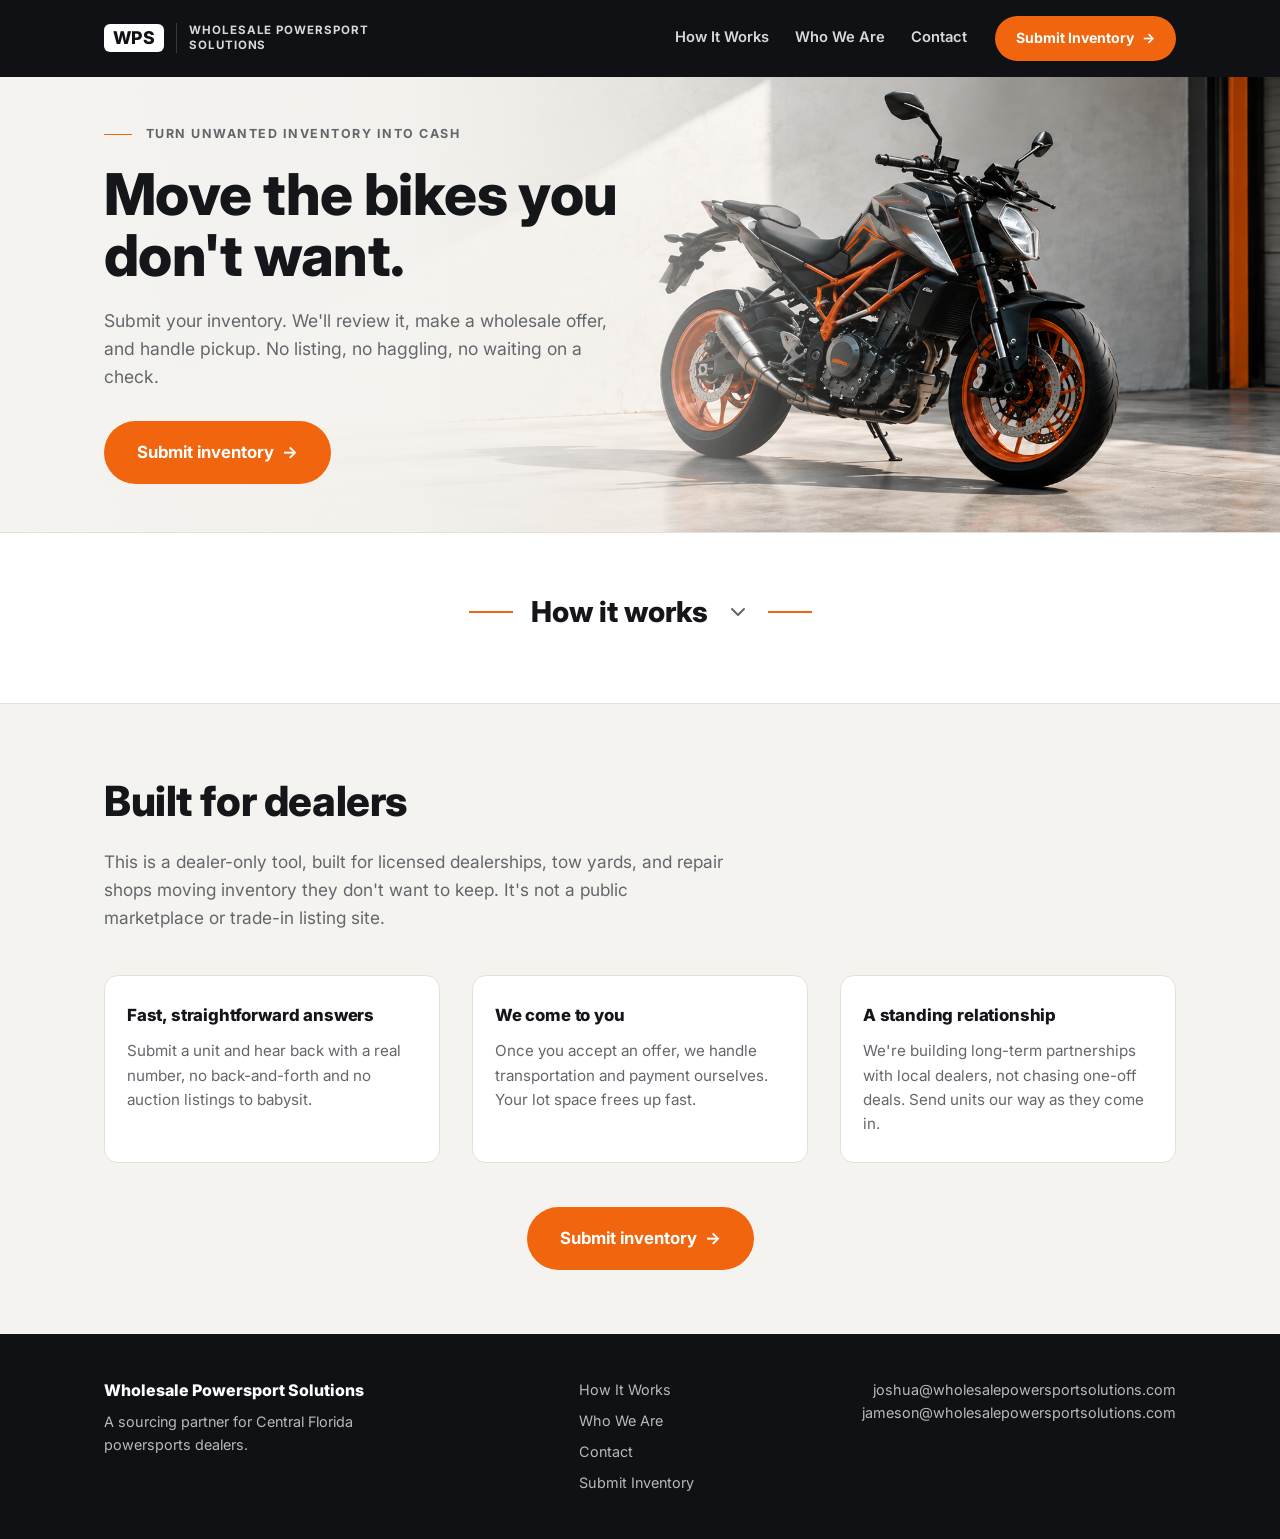
<file: index.html>
<!DOCTYPE html>
<html lang="en">
<head>
<meta charset="UTF-8">
<meta name="viewport" content="width=device-width, initial-scale=1.0">
<title>Wholesale Powersport Solutions | Move the bikes you don't want</title>
<meta name="description" content="The wholesale sourcing partner for powersports dealers. Submit unwanted inventory and trade-ins, get a wholesale quote, and we'll handle pickup and payment.">
<link rel="preconnect" href="https://fonts.googleapis.com">
<link rel="preconnect" href="https://fonts.gstatic.com" crossorigin>
<link href="https://fonts.googleapis.com/css2?family=Inter:wght@400;500;600;700;800&display=swap" rel="stylesheet">
<link rel="stylesheet" href="css/styles.css">
</head>
<body>

<header class="site-header">
  <div class="wrap header-inner">
    <a href="index.html" class="brand">
      <span class="brand-mark" aria-hidden="true">WPS</span>
      <span class="brand-word">Wholesale Powersport<br>Solutions</span>
    </a>
    <nav class="site-nav">
      <a href="how-it-works.html">How It Works</a>
      <a href="who-we-are.html">Who We Are</a>
      <a href="contact.html">Contact</a>
    </nav>
    <a class="btn btn-header" href="quote.html">Submit Inventory <span aria-hidden="true">&rarr;</span></a>
    <button class="nav-toggle" id="nav-toggle" aria-label="Toggle menu" aria-expanded="false">
      <span></span><span></span><span></span>
    </button>
  </div>
  <nav class="mobile-nav" id="mobile-nav" hidden>
    <a href="how-it-works.html">How It Works</a>
    <a href="who-we-are.html">Who We Are</a>
    <a href="contact.html">Contact</a>
    <a class="btn btn-accent" href="quote.html">Submit Inventory &rarr;</a>
  </nav>
</header>

<main>

  <div id="desktop-home">
    <section class="hero">
      <div class="hero-media">
        <img src="images/hero-bike.png" alt="A motorcycle in a well-lit garage">
      </div>
      <div class="hero-scrim"></div>
      <div class="wrap">
        <div class="hero-content">
          <p class="eyebrow align-left">Turn unwanted inventory into cash</p>
          <h1>Move the bikes you don't want.</h1>
          <p class="hero-sub">Submit your inventory. We'll review it, make a wholesale offer, and handle pickup. No listing, no haggling, no waiting on a check.</p>
          <div class="hero-actions">
            <a class="btn btn-accent btn-lg" href="quote.html">Submit inventory <span aria-hidden="true">&rarr;</span></a>
          </div>
        </div>
      </div>
    </section>

    <section class="how" id="how-it-works">
      <div class="wrap">
        <details class="how-details">
          <summary class="how-summary">
            <span class="how-rule" aria-hidden="true"></span>
            <span>How it works</span>
            <svg class="how-chevron" viewBox="0 0 24 24" fill="none" stroke="currentColor" stroke-width="2" stroke-linecap="round" stroke-linejoin="round"><path d="M6 9l6 6 6-6"/></svg>
            <span class="how-rule" aria-hidden="true"></span>
          </summary>
          <div class="how-body">
            <div class="how-grid">
              <div class="how-step">
                <div class="how-icon">
                  <svg viewBox="0 0 24 24" fill="none" stroke="currentColor" stroke-width="1.8" stroke-linecap="round" stroke-linejoin="round"><rect x="3" y="5" width="18" height="14" rx="2"/><circle cx="8.5" cy="10.5" r="1.5"/><path d="M21 15l-5-5-9 9"/></svg>
                  <span class="how-badge">1</span>
                </div>
                <h3>Submit</h3>
                <p>Tell us what you've got. Upload a few photos.</p>
              </div>
              <div class="how-step">
                <div class="how-icon">
                  <svg viewBox="0 0 24 24" fill="none" stroke="currentColor" stroke-width="1.8" stroke-linecap="round" stroke-linejoin="round"><path d="M7 3h7l4 4v14a1 1 0 0 1-1 1H7a1 1 0 0 1-1-1V4a1 1 0 0 1 1-1z"/><path d="M9 12h6M9 16h4"/></svg>
                  <span class="how-badge">2</span>
                </div>
                <h3>Get an offer</h3>
                <p>We review the unit and send you a wholesale offer.</p>
              </div>
              <div class="how-step">
                <div class="how-icon">
                  <svg viewBox="0 0 24 24" fill="none" stroke="currentColor" stroke-width="1.8" stroke-linecap="round" stroke-linejoin="round"><path d="M2 8h11v8H2zM13 11h4l3 3v2h-7z"/><circle cx="6.5" cy="18" r="1.6"/><circle cx="16.5" cy="18" r="1.6"/></svg>
                  <span class="how-badge">3</span>
                </div>
                <h3>We pick up &amp; pay</h3>
                <p>You accept. We handle the rest.</p>
              </div>
            </div>
            <p class="eyebrow how-tagline">No listing. No haggling. No waiting.</p>
          </div>
        </details>
      </div>
    </section>

    <section class="section">
      <div class="wrap">
        <div class="section-head">
          <h2>Built for dealers</h2>
          <p>This is a dealer-only tool, built for licensed dealerships, tow yards, and repair shops moving inventory they don't want to keep. It's not a public marketplace or trade-in listing site.</p>
        </div>
        <div class="value-grid">
          <div class="value-card">
            <h3>Fast, straightforward answers</h3>
            <p>Submit a unit and hear back with a real number, no back-and-forth and no auction listings to babysit.</p>
          </div>
          <div class="value-card">
            <h3>We come to you</h3>
            <p>Once you accept an offer, we handle transportation and payment ourselves. Your lot space frees up fast.</p>
          </div>
          <div class="value-card">
            <h3>A standing relationship</h3>
            <p>We're building long-term partnerships with local dealers, not chasing one-off deals. Send units our way as they come in.</p>
          </div>
        </div>
        <div class="hero-actions" style="margin-top:44px; justify-content:center;">
          <a class="btn btn-accent btn-lg" href="quote.html">Submit inventory <span aria-hidden="true">&rarr;</span></a>
        </div>
      </div>
    </section>
  </div>

  <div id="mobile-home">
    <div class="mhero-card">
      <img src="images/hero-bike.png" alt="A motorcycle in a well-lit garage">
      <div class="mhero-card-scrim"></div>
      <div class="mhero-card-content">
        <h1>Move the bikes you don't want.</h1>
        <a class="mhero-card-cta" href="quote.html">Submit inventory <span aria-hidden="true">&rarr;</span></a>
      </div>
    </div>

    <div class="mhero-below wrap">
      <p>Submit your inventory. We'll review it, make a wholesale offer, and handle pickup. Want to know more about the process?</p>
      <a class="btn btn-secondary-accent" href="how-it-works.html">How it works</a>
    </div>

    <section class="mdealers wrap">
      <h2>Built for dealers</h2>
      <p>This is a dealer-only tool, built for licensed dealerships, tow yards, and repair shops moving inventory they don't want to keep. It's not a public marketplace or trade-in listing site.</p>

      <div class="mvalue-accordion">
        <details class="mvalue-item">
          <summary>
            <span>Fast, straightforward answers</span>
            <svg class="mv-chevron" viewBox="0 0 24 24" fill="none" stroke="currentColor" stroke-width="2" stroke-linecap="round" stroke-linejoin="round"><path d="M6 9l6 6 6-6"/></svg>
          </summary>
          <p>Submit a unit and hear back with a real number, no back-and-forth and no auction listings to babysit.</p>
        </details>
        <details class="mvalue-item">
          <summary>
            <span>We come to you</span>
            <svg class="mv-chevron" viewBox="0 0 24 24" fill="none" stroke="currentColor" stroke-width="2" stroke-linecap="round" stroke-linejoin="round"><path d="M6 9l6 6 6-6"/></svg>
          </summary>
          <p>Once you accept an offer, we handle transportation and payment ourselves. Your lot space frees up fast.</p>
        </details>
        <details class="mvalue-item">
          <summary>
            <span>A standing relationship</span>
            <svg class="mv-chevron" viewBox="0 0 24 24" fill="none" stroke="currentColor" stroke-width="2" stroke-linecap="round" stroke-linejoin="round"><path d="M6 9l6 6 6-6"/></svg>
          </summary>
          <p>We're building long-term partnerships with local dealers, not chasing one-off deals. Send units our way as they come in.</p>
        </details>
      </div>
    </section>
  </div>

</main>

<footer class="site-footer">
  <div class="wrap footer-inner">
    <div>
      <p class="footer-brand">Wholesale Powersport Solutions</p>
      <p class="footer-tag">A sourcing partner for Central Florida powersports dealers.</p>
    </div>
    <nav class="footer-links">
      <a href="how-it-works.html">How It Works</a>
      <a href="who-we-are.html">Who We Are</a>
      <a href="contact.html">Contact</a>
      <a href="quote.html">Submit Inventory</a>
    </nav>
    <div class="footer-contact">
      <p><a href="mailto:joshua@wholesalepowersportsolutions.com">joshua@wholesalepowersportsolutions.com</a></p>
      <p><a href="mailto:jameson@wholesalepowersportsolutions.com">jameson@wholesalepowersportsolutions.com</a></p>
    </div>
  </div>
</footer>

<script src="js/main.js"></script>
</body>
</html>
</file>
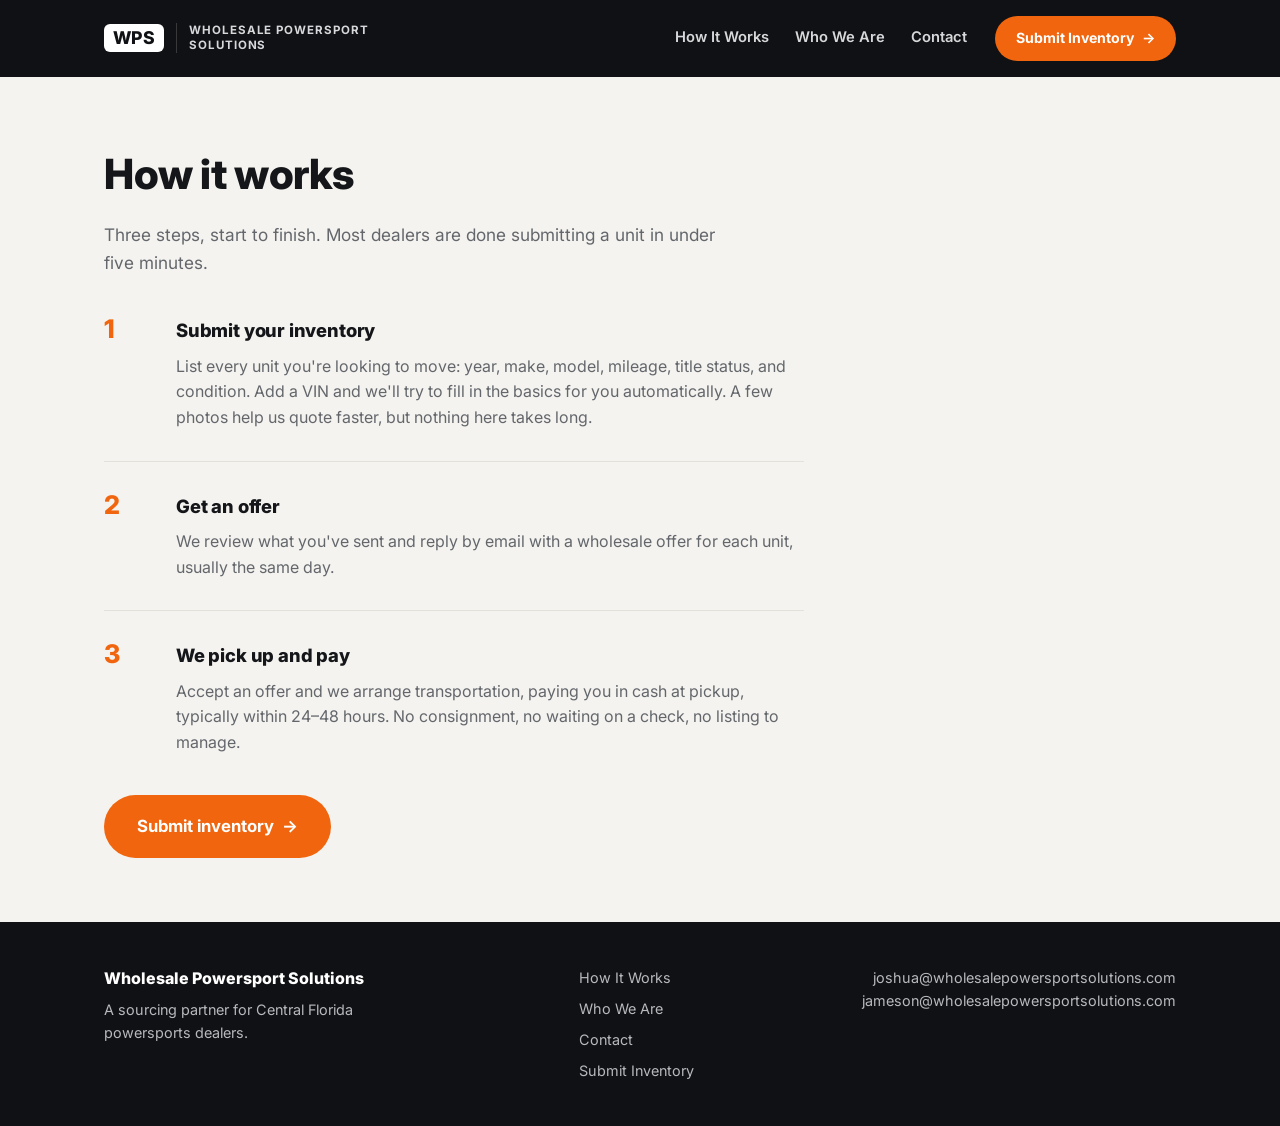
<file: how-it-works.html>
<!DOCTYPE html>
<html lang="en">
<head>
<meta charset="UTF-8">
<meta name="viewport" content="width=device-width, initial-scale=1.0">
<title>How It Works | Wholesale Powersport Solutions</title>
<meta name="description" content="How Wholesale Powersport Solutions works: submit your inventory, get a wholesale offer, and we handle pickup and payment.">
<link rel="preconnect" href="https://fonts.googleapis.com">
<link rel="preconnect" href="https://fonts.gstatic.com" crossorigin>
<link href="https://fonts.googleapis.com/css2?family=Inter:wght@400;500;600;700;800&display=swap" rel="stylesheet">
<link rel="stylesheet" href="css/styles.css">
</head>
<body>

<header class="site-header">
  <div class="wrap header-inner">
    <a href="index.html" class="brand">
      <span class="brand-mark" aria-hidden="true">WPS</span>
      <span class="brand-word">Wholesale Powersport<br>Solutions</span>
    </a>
    <nav class="site-nav">
      <a href="how-it-works.html">How It Works</a>
      <a href="who-we-are.html">Who We Are</a>
      <a href="contact.html">Contact</a>
    </nav>
    <a class="btn btn-header" href="quote.html">Submit Inventory <span aria-hidden="true">&rarr;</span></a>
    <button class="nav-toggle" id="nav-toggle" aria-label="Toggle menu" aria-expanded="false">
      <span></span><span></span><span></span>
    </button>
  </div>
  <nav class="mobile-nav" id="mobile-nav" hidden>
    <a href="how-it-works.html">How It Works</a>
    <a href="who-we-are.html">Who We Are</a>
    <a href="contact.html">Contact</a>
    <a class="btn btn-accent" href="quote.html">Submit Inventory &rarr;</a>
  </nav>
</header>

<main>
  <section class="section">
    <div class="wrap">
      <div class="section-head">
        <h1>How it works</h1>
        <p>Three steps, start to finish. Most dealers are done submitting a unit in under five minutes.</p>
      </div>

      <ol class="detail-steps">
        <li class="detail-step">
          <span class="detail-num">1</span>
          <div>
            <h3>Submit your inventory</h3>
            <p>List every unit you're looking to move: year, make, model, mileage, title status, and condition. Add a VIN and we'll try to fill in the basics for you automatically. A few photos help us quote faster, but nothing here takes long.</p>
          </div>
        </li>
        <li class="detail-step">
          <span class="detail-num">2</span>
          <div>
            <h3>Get an offer</h3>
            <p>We review what you've sent and reply by email with a wholesale offer for each unit, usually the same day.</p>
          </div>
        </li>
        <li class="detail-step">
          <span class="detail-num">3</span>
          <div>
            <h3>We pick up and pay</h3>
            <p>Accept an offer and we arrange transportation, paying you in cash at pickup, typically within 24&ndash;48 hours. No consignment, no waiting on a check, no listing to manage.</p>
          </div>
        </li>
      </ol>

      <div class="hero-actions" style="margin-top:40px;">
        <a class="btn btn-accent btn-lg" href="quote.html">Submit inventory <span aria-hidden="true">&rarr;</span></a>
      </div>
    </div>
  </section>
</main>

<footer class="site-footer">
  <div class="wrap footer-inner">
    <div>
      <p class="footer-brand">Wholesale Powersport Solutions</p>
      <p class="footer-tag">A sourcing partner for Central Florida powersports dealers.</p>
    </div>
    <nav class="footer-links">
      <a href="how-it-works.html">How It Works</a>
      <a href="who-we-are.html">Who We Are</a>
      <a href="contact.html">Contact</a>
      <a href="quote.html">Submit Inventory</a>
    </nav>
    <div class="footer-contact">
      <p><a href="mailto:joshua@wholesalepowersportsolutions.com">joshua@wholesalepowersportsolutions.com</a></p>
      <p><a href="mailto:jameson@wholesalepowersportsolutions.com">jameson@wholesalepowersportsolutions.com</a></p>
    </div>
  </div>
</footer>

<script src="js/main.js"></script>
</body>
</html>
</file>
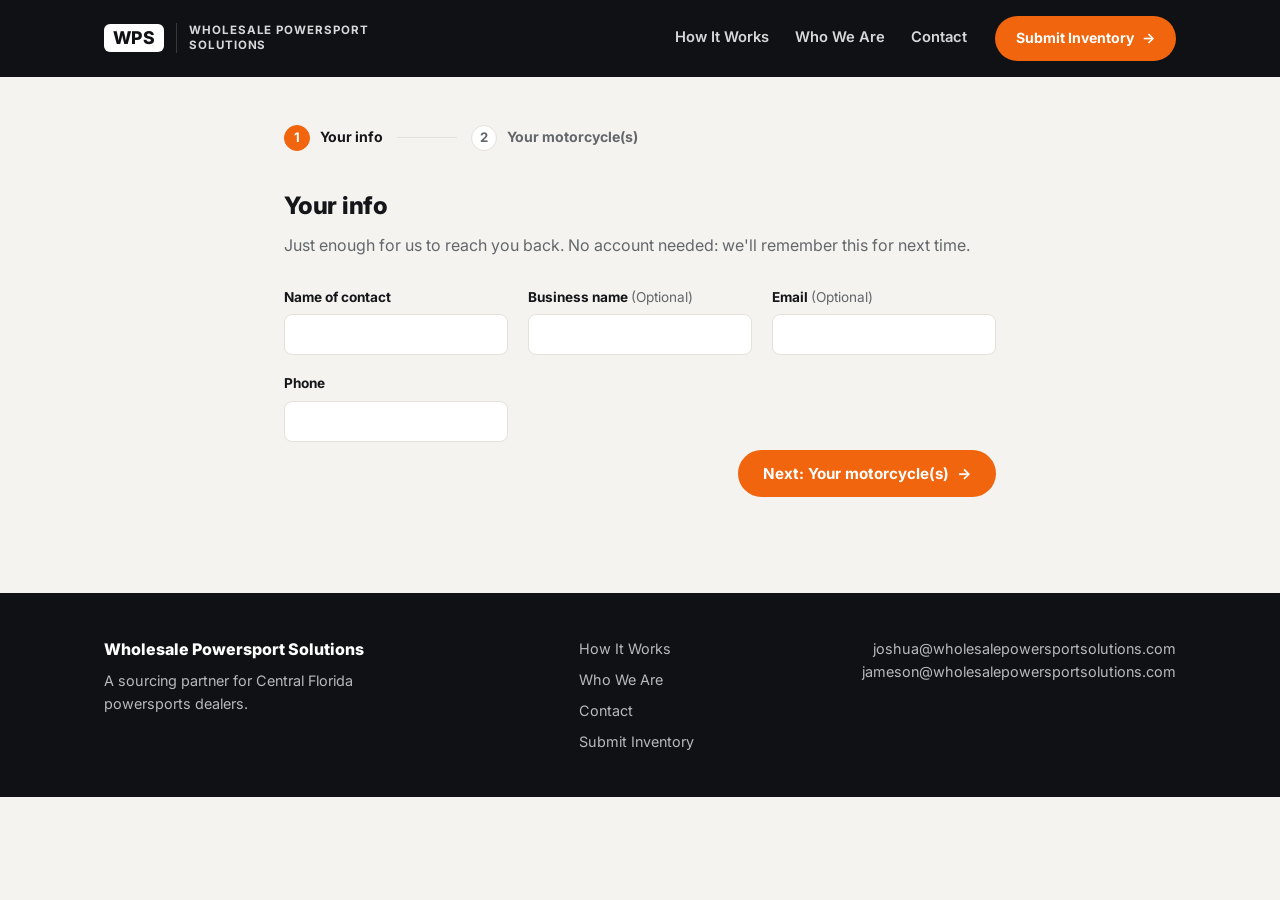
<file: quote.html>
<!DOCTYPE html>
<html lang="en">
<head>
<meta charset="UTF-8">
<meta name="viewport" content="width=device-width, initial-scale=1.0">
<title>Submit Inventory | Wholesale Powersport Solutions</title>
<meta name="description" content="Submit your motorcycle inventory to Wholesale Powersport Solutions and get a wholesale offer.">
<link rel="preconnect" href="https://fonts.googleapis.com">
<link rel="preconnect" href="https://fonts.gstatic.com" crossorigin>
<link href="https://fonts.googleapis.com/css2?family=Inter:wght@400;500;600;700;800&display=swap" rel="stylesheet">
<link rel="stylesheet" href="css/styles.css">
</head>
<body>

<header class="site-header">
  <div class="wrap header-inner">
    <a href="index.html" class="brand">
      <span class="brand-mark" aria-hidden="true">WPS</span>
      <span class="brand-word">Wholesale Powersport<br>Solutions</span>
    </a>
    <nav class="site-nav">
      <a href="how-it-works.html">How It Works</a>
      <a href="who-we-are.html">Who We Are</a>
      <a href="contact.html">Contact</a>
    </nav>
    <a class="btn btn-header" href="quote.html">Submit Inventory <span aria-hidden="true">&rarr;</span></a>
    <button class="nav-toggle" id="nav-toggle" aria-label="Toggle menu" aria-expanded="false">
      <span></span><span></span><span></span>
    </button>
  </div>
  <nav class="mobile-nav" id="mobile-nav" hidden>
    <a href="how-it-works.html">How It Works</a>
    <a href="who-we-are.html">Who We Are</a>
    <a href="contact.html">Contact</a>
    <a class="btn btn-accent" href="quote.html">Submit Inventory &rarr;</a>
  </nav>
</header>

<main class="quote-page">
  <div class="wrap quote-wrap">

    <div class="quote-progress">
      <div class="progress-step active" data-step="1"><span class="progress-num">1</span> Your info</div>
      <div class="progress-line"></div>
      <div class="progress-step" data-step="2"><span class="progress-num">2</span> Your motorcycle(s)</div>
    </div>

    <p class="form-success-banner" id="submission-success" hidden>Thanks! Your submission is in. We'll follow up shortly with an offer.</p>

    <form id="quote-form" class="quote-form" method="POST"
          action="https://formsubmit.co/tprshippingstation@gmail.com"
          enctype="multipart/form-data" novalidate>

      <input type="hidden" name="_subject" id="form-subject" value="New quote request">
      <input type="hidden" name="_template" value="table">
      <input type="hidden" name="_captcha" value="false">
      <input type="hidden" name="_next" id="form-next" value="">
      <input type="text" name="_honey" style="display:none" tabindex="-1" autocomplete="off">

      <section class="quote-step" data-step="1">
        <h2>Your info</h2>
        <p class="step-sub">Just enough for us to reach you back. No account needed: we'll remember this for next time.</p>

        <div class="field-grid">
          <div class="field">
            <label for="q_name">Name of contact</label>
            <input type="text" id="q_name" name="Name" required autocomplete="name">
          </div>
          <div class="field">
            <label for="q_business">Business name <span class="field-note">(Optional)</span></label>
            <input type="text" id="q_business" name="Business name" autocomplete="organization">
          </div>
          <div class="field">
            <label for="q_email">Email <span class="field-note">(Optional)</span></label>
            <input type="email" id="q_email" name="email" autocomplete="email">
          </div>
          <div class="field">
            <label for="q_phone">Phone</label>
            <input type="tel" id="q_phone" name="Phone" required autocomplete="tel">
          </div>
        </div>

        <div class="form-nav">
          <span></span>
          <button type="button" class="btn btn-accent" id="to-step-2">Next: Your motorcycle(s) <span aria-hidden="true">&rarr;</span></button>
        </div>
      </section>

      <section class="quote-step" data-step="2" hidden>
        <h2>Your motorcycle(s)</h2>
        <p class="step-sub">Add every unit you're looking to move. There's no limit on how many.</p>

        <div id="bikes-container"></div>

        <button type="button" id="add-bike" class="btn btn-ghost btn-add">+ Add another motorcycle</button>

        <fieldset class="panel">
          <legend>Anything else?</legend>
          <div class="field field-full">
            <label for="extra_notes">Notes for our team (optional)</label>
            <textarea id="extra_notes" name="Additional notes" rows="3"></textarea>
          </div>
        </fieldset>

        <div class="form-nav">
          <button type="button" class="btn btn-ghost" id="back-to-step-1">&larr; Back</button>
          <button type="submit" class="btn btn-accent btn-submit">Submit for a quote</button>
        </div>
        <p class="form-status" id="form-status" role="status" aria-live="polite"></p>
      </section>
    </form>
  </div>
</main>

<footer class="site-footer">
  <div class="wrap footer-inner">
    <div>
      <p class="footer-brand">Wholesale Powersport Solutions</p>
      <p class="footer-tag">A sourcing partner for Central Florida powersports dealers.</p>
    </div>
    <nav class="footer-links">
      <a href="how-it-works.html">How It Works</a>
      <a href="who-we-are.html">Who We Are</a>
      <a href="contact.html">Contact</a>
      <a href="quote.html">Submit Inventory</a>
    </nav>
    <div class="footer-contact">
      <p><a href="mailto:joshua@wholesalepowersportsolutions.com">joshua@wholesalepowersportsolutions.com</a></p>
      <p><a href="mailto:jameson@wholesalepowersportsolutions.com">jameson@wholesalepowersportsolutions.com</a></p>
    </div>
  </div>
</footer>

<template id="bike-template">
  <fieldset class="panel bike-panel">
    <legend>Motorcycle <span class="bike-index">1</span></legend>
    <button type="button" class="remove-bike" aria-label="Remove this motorcycle">Remove</button>

    <div class="vin-row">
      <div class="field">
        <label>VIN <span class="optional">(optional, but speeds things up)</span></label>
        <input type="text" class="bike-vin" name="VIN[]" placeholder="17-character VIN" maxlength="17">
      </div>
      <button type="button" class="btn btn-accent btn-decode decode-vin">Decode VIN</button>
    </div>
    <p class="field-hint vin-hint"></p>

    <div class="field-grid">
      <div class="field field-small">
        <label>Year</label>
        <input type="text" class="bike-year" name="Year[]" inputmode="numeric" placeholder="2018" required>
      </div>
      <div class="field">
        <label>Make</label>
        <input type="text" class="bike-make" name="Make[]" placeholder="Harley-Davidson" required>
      </div>
      <div class="field">
        <label>Model</label>
        <input type="text" class="bike-model" name="Model[]" placeholder="Street Glide" required>
      </div>
      <div class="field field-small">
        <label>Mileage</label>
        <input type="text" class="bike-mileage" name="Mileage[]" inputmode="numeric" placeholder="24,500" required>
      </div>
      <div class="field">
        <label>Title status</label>
        <select class="bike-title" name="Title status[]" required>
          <option value="" disabled selected>Select one</option>
          <option>Clean in hand</option>
          <option>Clean with lien</option>
          <option>Clean in transit</option>
          <option>Salvage</option>
          <option>COD</option>
        </select>
      </div>
      <div class="field">
        <label>Condition</label>
        <select class="bike-condition" name="Condition[]" required>
          <option value="" disabled selected>Select one</option>
          <option>Front line ready</option>
          <option>Runs but with issues</option>
          <option>Non-running</option>
          <option>Parts/salvage only</option>
        </select>
      </div>
      <div class="field field-small">
        <label>Asking price</label>
        <input type="number" class="bike-price" name="Asking price[]" inputmode="numeric" placeholder="$" min="0" required>
      </div>
      <div class="field field-full">
        <label>Notes <span class="optional">(optional)</span></label>
        <input type="text" class="bike-notes" name="Notes[]" placeholder="Damage, missing parts, anything we should know">
      </div>
      <div class="field field-full">
        <label>Photos <span class="field-note">(up to 4 images)</span></label>
        <input type="file" class="bike-photos" accept="image/*" multiple required>
        <p class="field-hint photo-hint">A few clear shots of this bike help us quote faster.</p>
      </div>
    </div>
  </fieldset>
</template>

<script src="js/main.js"></script>
<script src="js/quote.js"></script>
</body>
</html>
</file>
<file: css/styles.css>
/* ---------------------------------------------
   Tokens
--------------------------------------------- */
:root{
  --bg: #F5F3EF;
  --bg-alt: #FFFFFF;
  --header-bg: #101114;
  --ink: #14161A;
  --muted: #63676C;
  --line: #E4E1DA;
  --line-on-dark: rgba(245,243,239,0.18);
  --accent: #F0650D;
  --accent-dark: #C94F09;
  --accent-tint: #FDEDE3;
  --success: #2E7D4F;
  --success-tint: #E7F3EC;

  --font: 'Inter', sans-serif;

  --radius-sm: 8px;
  --radius-md: 14px;
  --radius-pill: 999px;

  --shadow-card: 0 1px 2px rgba(20,22,26,0.04), 0 8px 24px rgba(20,22,26,0.06);
}

*{ box-sizing: border-box; }
html{ scroll-behavior: smooth; }
body{
  margin: 0;
  font-family: var(--font);
  background: var(--bg);
  color: var(--ink);
  line-height: 1.6;
  -webkit-font-smoothing: antialiased;
}
h1,h2,h3{
  font-family: var(--font);
  font-weight: 800;
  letter-spacing: -0.01em;
  margin: 0;
}
p{ margin: 0; }
a{ color: inherit; }
.wrap{
  max-width: 1120px;
  margin: 0 auto;
  padding: 0 24px;
}
img{ max-width: 100%; display: block; }

:focus-visible{
  outline: 2px solid var(--accent);
  outline-offset: 2px;
}

@media (prefers-reduced-motion: reduce){
  html{ scroll-behavior: auto; }
  *{ animation-duration: 0.01ms !important; transition-duration: 0.01ms !important; }
}

/* ---------------------------------------------
   Eyebrow labels (small caps + flanking rules)
--------------------------------------------- */
.eyebrow{
  display: flex;
  align-items: center;
  justify-content: center;
  gap: 14px;
  font-size: 0.78rem;
  font-weight: 700;
  letter-spacing: 0.12em;
  text-transform: uppercase;
  color: var(--muted);
}
.eyebrow::before,
.eyebrow::after{
  content: "";
  width: 28px;
  height: 1.5px;
  background: var(--accent);
}
.eyebrow.align-left{ justify-content: flex-start; }
.eyebrow.align-left::after{ display: none; }

/* ---------------------------------------------
   Buttons
--------------------------------------------- */
.btn{
  display: inline-flex;
  align-items: center;
  gap: 8px;
  font-family: var(--font);
  font-weight: 700;
  font-size: 0.95rem;
  padding: 13px 24px;
  border-radius: var(--radius-pill);
  border: 1.5px solid transparent;
  text-decoration: none;
  cursor: pointer;
  transition: background-color .15s ease, border-color .15s ease, color .15s ease, transform .1s ease;
  white-space: nowrap;
}
.btn:active{ transform: translateY(1px); }
.btn-accent{
  background: var(--accent);
  color: #fff;
}
.btn-accent:hover{ background: var(--accent-dark); }
.btn-ghost{
  background: transparent;
  border-color: var(--line);
  color: var(--ink);
}
.btn-ghost:hover{ border-color: var(--ink); }
.btn-header{
  background: var(--accent);
  color: #fff;
  padding: 10px 20px;
  font-size: 0.88rem;
}
.btn-header:hover{ background: var(--accent-dark); }
.btn-submit{ font-size: 1.02rem; padding: 15px 30px; }
.btn-submit:disabled{ background: #B9BCC0; cursor: not-allowed; }
.btn-block{ width: 100%; justify-content: center; }

.btn-lg{
  padding: 17px 32px;
  font-size: 1.05rem;
}

/* ---------------------------------------------
   Header
--------------------------------------------- */
.site-header{
  background: var(--header-bg);
  color: #fff;
  position: sticky;
  top: 0;
  z-index: 40;
}
.header-inner{
  display: flex;
  align-items: center;
  gap: 28px;
  padding-top: 16px;
  padding-bottom: 16px;
}
.brand{
  display: flex;
  align-items: center;
  gap: 12px;
  text-decoration: none;
  color: #fff;
  margin-right: auto;
}
.brand-mark{
  font-weight: 800;
  font-size: 1.1rem;
  letter-spacing: 0.02em;
  background: #fff;
  color: var(--header-bg);
  padding: 5px 9px;
  border-radius: 6px;
  line-height: 1;
}
.brand-word{
  font-size: 0.72rem;
  font-weight: 700;
  letter-spacing: 0.08em;
  text-transform: uppercase;
  line-height: 1.3;
  color: #D7D8DA;
  border-left: 1px solid var(--line-on-dark);
  padding-left: 12px;
}
.site-nav{
  display: flex;
  align-items: center;
  gap: 26px;
}
.site-nav a{
  text-decoration: none;
  font-size: 0.92rem;
  font-weight: 600;
  color: #D7D8DA;
  transition: color .15s ease;
}
.site-nav a:hover{ color: #fff; }
.nav-toggle{
  display: none;
  background: none;
  border: none;
  padding: 6px;
  cursor: pointer;
}
.nav-toggle span{
  display: block;
  width: 22px;
  height: 2px;
  background: #fff;
  margin: 4px 0;
}
.mobile-nav{
  display: none;
  flex-direction: column;
  gap: 4px;
  padding: 8px 24px 20px;
  border-top: 1px solid var(--line-on-dark);
}
.mobile-nav a{
  color: #fff;
  text-decoration: none;
  font-weight: 600;
  padding: 12px 0;
  border-bottom: 1px solid var(--line-on-dark);
}
.mobile-nav .btn{ margin-top: 12px; }

@media (max-width: 860px){
  .site-nav, .header-inner > .btn-header{ display: none; }
  .nav-toggle{ display: block; }
  .mobile-nav.open{ display: flex; }
}

/* ---------------------------------------------
   Hero (full-bleed photo with overlaid text)
--------------------------------------------- */
.hero{
  position: relative;
  overflow: hidden;
  aspect-ratio: 2103 / 748;
  min-height: 420px;
  display: flex;
  align-items: center;
}
.hero .wrap{
  width: 100%;
}
.hero-media{
  position: absolute;
  inset: 0;
  z-index: 0;
}
.hero-media img{
  width: 100%;
  height: 100%;
  object-fit: cover;
  object-position: 78% top;
}
.hero-scrim{
  position: absolute;
  inset: 0;
  background: linear-gradient(90deg,
    var(--bg) 0%,
    rgba(245,243,239,0.94) 32%,
    rgba(245,243,239,0.55) 50%,
    rgba(245,243,239,0.08) 66%,
    rgba(245,243,239,0) 78%);
}
.hero-content{
  position: relative;
  z-index: 2;
  padding: 64px 0;
  max-width: 620px;
}
.hero-content .eyebrow{ margin-bottom: 20px; }
.hero h1{
  font-size: clamp(2.3rem, 4.6vw, 3.6rem);
  line-height: 1.06;
}
.hero-sub{
  display: block;
  margin-top: 20px;
  max-width: 46ch;
  font-size: 1.1rem;
  color: var(--muted);
}
.hero-actions{
  margin-top: 30px;
  display: flex;
  gap: 14px;
  flex-wrap: wrap;
}

@media (max-width: 880px){
  #desktop-home{ display: none; }
}

/* ---------------------------------------------
   Mobile-only home page — entirely separate
   markup from desktop, hidden above 880px.
--------------------------------------------- */
#mobile-home{ display: none; }

@media (max-width: 880px){
  #mobile-home{ display: block; }
}

/* Hero: photo card with headline + button overlaid directly on it */
.mhero-card{
  position: relative;
  margin: 0;
  overflow: hidden;
  aspect-ratio: 5 / 4;
}
.mhero-card img{
  width: 100%;
  height: 100%;
  object-fit: cover;
  object-position: 74% center;
  display: block;
}
.mhero-card-scrim{
  position: absolute;
  inset: 0;
  background: linear-gradient(180deg, rgba(16,17,20,0) 40%, rgba(16,17,20,0.82) 100%);
}
.mhero-card-content{
  position: absolute;
  left: 0; right: 0; bottom: 0;
  padding: 24px 20px 26px;
  text-align: center;
}
.mhero-card-content h1{
  color: #fff;
  font-size: 1.4rem;
  line-height: 1.2;
  margin-bottom: 14px;
}
.mhero-card-cta{
  display: inline-flex;
  align-items: center;
  gap: 6px;
  padding: 10px 18px;
  border-radius: var(--radius-pill);
  background: var(--accent);
  color: #fff;
  font-weight: 700;
  font-size: 0.85rem;
  text-decoration: none;
}
.mhero-card-cta:active{ background: var(--accent-dark); }

/* Secondary button: white background, orange text/border — for
   the "How it works" link, distinct from the primary accent CTA */
.btn-secondary-accent{
  background: #fff;
  color: var(--accent);
  border: 1.5px solid var(--accent);
}
.btn-secondary-accent:active{ background: var(--accent-tint); }

/* Below the photo: short blurb + a real link to the How It Works page */
.mhero-below{
  padding: 22px 20px 8px;
}
.mhero-below p{
  color: var(--muted);
  font-size: 0.98rem;
  margin-bottom: 18px;
}
.mhero-below .btn{ width: 100%; justify-content: center; }

/* Built for dealers + collapsible value props */
.mdealers{ padding: 32px 20px 48px; }
.mdealers h2{ font-size: 1.5rem; margin-bottom: 12px; }
.mdealers > p{ color: var(--muted); font-size: 0.98rem; margin-bottom: 28px; }

.mvalue-accordion{ border-top: 1px solid var(--line); }
.mvalue-item{ border-bottom: 1px solid var(--line); }
.mvalue-item summary{
  list-style: none;
  display: flex;
  align-items: center;
  justify-content: space-between;
  gap: 12px;
  padding: 16px 0;
  font-weight: 700;
  font-size: 1rem;
  cursor: pointer;
}
.mvalue-item summary::-webkit-details-marker{ display: none; }
.mv-chevron{
  width: 18px;
  height: 18px;
  flex-shrink: 0;
  color: var(--muted);
  transition: transform .2s ease;
}
.mvalue-item[open] .mv-chevron{ transform: rotate(180deg); }
.mvalue-item p{
  padding: 0 0 18px;
  color: var(--muted);
  font-size: 0.92rem;
}

/* ---------------------------------------------
   Header
--------------------------------------------- */
.how{
  background: var(--bg-alt);
  padding: 44px 0 56px;
  border-top: 1px solid var(--line);
  border-bottom: 1px solid var(--line);
}
.how-details{ }
.how-summary{
  display: flex;
  align-items: center;
  justify-content: center;
  gap: 18px;
  cursor: pointer;
  list-style: none;
  padding: 12px 0;
  font-size: clamp(1.4rem, 2.6vw, 1.8rem);
  font-weight: 800;
}
.how-rule{
  flex: 0 0 auto;
  width: 44px;
  height: 2px;
  background: var(--accent);
}
.how-summary::-webkit-details-marker{ display: none; }
.how-summary::marker{ content: ""; }
.how-chevron{
  width: 24px;
  height: 24px;
  flex-shrink: 0;
  color: var(--muted);
  transition: transform .2s ease;
}
.how-details[open] .how-chevron{ transform: rotate(180deg); }
.how-body{ padding-top: 20px; }
.how-body .eyebrow{ margin-bottom: 36px; }
.how-grid{
  display: grid;
  grid-template-columns: repeat(3, 1fr);
  gap: 20px;
  position: relative;
}
.how-step{
  text-align: center;
  padding: 0 12px;
}
.how-icon{
  position: relative;
  width: 76px;
  height: 76px;
  margin: 0 auto 18px;
  border-radius: 50%;
  background: #F0EEE9;
  display: flex;
  align-items: center;
  justify-content: center;
}
.how-icon svg{ width: 30px; height: 30px; color: var(--ink); }
.how-badge{
  position: absolute;
  bottom: -4px;
  right: -4px;
  width: 24px;
  height: 24px;
  border-radius: 50%;
  background: var(--accent);
  color: #fff;
  font-size: 0.78rem;
  font-weight: 700;
  display: flex;
  align-items: center;
  justify-content: center;
}
.how-step h3{ font-size: 1.1rem; margin-bottom: 8px; }
.how-step p{ color: var(--muted); font-size: 0.95rem; max-width: 26ch; margin: 0 auto; }

.how-tagline{
  margin-top: 44px;
  text-align: center;
}

@media (max-width: 760px){
  .how-grid{ grid-template-columns: 1fr; gap: 26px; }
  .how-icon{ width: 56px; height: 56px; margin-bottom: 12px; }
  .how-icon svg{ width: 22px; height: 22px; }
  .how-badge{ width: 20px; height: 20px; font-size: 0.7rem; }
  .how-step h3{ font-size: 1.02rem; margin-bottom: 4px; }
  .how-step p{ font-size: 0.9rem; max-width: none; }
  .how-tagline{ margin-top: 30px; }
}

/* ---------------------------------------------
   Generic content sections (about, contact, how-it-works detail page)
--------------------------------------------- */
.section{ padding: 64px 0; }
.section-alt{ background: var(--bg-alt); border-top: 1px solid var(--line); border-bottom: 1px solid var(--line); }
.section-head{ max-width: 62ch; margin-bottom: 40px; }
.section-head h1, .section-head h2{ font-size: clamp(1.9rem, 3.4vw, 2.6rem); margin-bottom: 14px; }
.section-head p{ color: var(--muted); font-size: 1.08rem; }

.detail-steps{
  list-style: none;
  margin: 0;
  padding: 0;
  display: grid;
  gap: 30px;
  max-width: 70ch;
}
.detail-step{
  display: grid;
  grid-template-columns: 52px 1fr;
  gap: 20px;
  padding-bottom: 30px;
  border-bottom: 1px solid var(--line);
}
.detail-step:last-child{ border-bottom: none; padding-bottom: 0; }
.detail-num{
  font-weight: 800;
  font-size: 1.6rem;
  color: var(--accent);
  line-height: 1;
}
.detail-step h3{ font-size: 1.15rem; margin-bottom: 8px; }
.detail-step p{ color: var(--muted); }

.video-placeholder{
  margin-top: 40px;
  aspect-ratio: 16/9;
  max-width: 640px;
  border-radius: var(--radius-md);
  background: var(--bg);
  border: 1.5px dashed var(--line);
  display: flex;
  align-items: center;
  justify-content: center;
  color: var(--muted);
  font-size: 0.9rem;
  text-align: center;
  padding: 20px;
}

.value-grid{
  display: grid;
  grid-template-columns: repeat(3, 1fr);
  gap: 32px;
  margin-top: 44px;
}
.value-card{
  background: var(--bg-alt);
  border: 1px solid var(--line);
  border-radius: var(--radius-md);
  padding: 26px 22px;
}
.value-card h3{ font-size: 1.05rem; margin-bottom: 10px; }
.value-card p{ color: var(--muted); font-size: 0.95rem; }

@media (max-width: 760px){
  .value-grid{ grid-template-columns: 1fr; }
}

.contact-grid{
  display: grid;
  grid-template-columns: repeat(auto-fit, minmax(220px, 1fr));
  gap: 20px;
  margin-top: 8px;
  max-width: 780px;
}
.contact-card{
  background: var(--bg-alt);
  border: 1px solid var(--line);
  border-radius: var(--radius-md);
  padding: 22px;
}
.contact-card h3{ font-size: 1rem; margin-bottom: 4px; }
.contact-card p{ color: var(--muted); font-size: 0.9rem; margin-bottom: 10px; }
.contact-card a{ color: var(--accent-dark); font-weight: 600; text-decoration: none; }
.contact-card a:hover{ text-decoration: underline; }

/* ---------------------------------------------
   Quote form (multi-step)
--------------------------------------------- */
.quote-page{ padding: 48px 0 96px; }
.quote-wrap{ max-width: 760px; }

.quote-progress{
  display: flex;
  align-items: center;
  gap: 14px;
  margin-bottom: 36px;
}
.progress-step{
  display: flex;
  align-items: center;
  gap: 10px;
  font-size: 0.88rem;
  font-weight: 700;
  color: var(--muted);
}
.progress-num{
  width: 26px;
  height: 26px;
  border-radius: 50%;
  border: 1.5px solid var(--line);
  display: flex;
  align-items: center;
  justify-content: center;
  font-size: 0.82rem;
  background: var(--bg-alt);
}
.progress-step.active{ color: var(--ink); }
.progress-step.active .progress-num{ background: var(--accent); border-color: var(--accent); color: #fff; }
.progress-step.done .progress-num{ background: var(--success); border-color: var(--success); color: #fff; }
.progress-line{ flex: 1; height: 1.5px; background: var(--line); max-width: 60px; }

.quote-form h2{ font-size: 1.5rem; margin-bottom: 8px; }
.step-sub{ color: var(--muted); margin-bottom: 28px; }

.panel{
  border: 1px solid var(--line);
  border-radius: var(--radius-md);
  padding: 26px 22px 20px;
  margin: 0 0 22px;
  position: relative;
  background: var(--bg-alt);
}
.panel legend{
  font-weight: 700;
  font-size: 0.92rem;
  padding: 0 8px;
  margin-left: -8px;
}
.bike-panel{ background: #FCFBF9; }

.field-grid{
  display: grid;
  grid-template-columns: repeat(3, 1fr);
  gap: 18px 20px;
  margin-top: 6px;
}
.field-small{ grid-column: span 1; }
.field-full{ grid-column: 1 / -1; }

@media (max-width: 720px){
  .field-grid{ grid-template-columns: 1fr 1fr; }
  .field-full{ grid-column: 1 / -1; }
}
@media (max-width: 480px){
  .field-grid{ grid-template-columns: 1fr; }
}

.field label{
  display: block;
  font-size: 0.85rem;
  font-weight: 700;
  margin-bottom: 6px;
}
.field .optional{ font-weight: 400; color: var(--muted); }
.field .field-note{ font-weight: 400; color: var(--muted); }
.field input,
.field select,
.field textarea{
  width: 100%;
  font-family: var(--font);
  font-size: 0.98rem;
  padding: 10px 12px;
  border: 1.5px solid var(--line);
  border-radius: var(--radius-sm);
  background: #fff;
  color: var(--ink);
}
.field input:focus,
.field select:focus,
.field textarea:focus{ border-color: var(--accent); }
.field textarea{ resize: vertical; }

.field input[type="file"]{
  padding: 8px;
  color: var(--muted);
  font-size: 0.9rem;
}
.field input[type="file"]::file-selector-button{
  font-family: var(--font);
  font-weight: 700;
  font-size: 0.85rem;
  padding: 9px 16px;
  margin-right: 14px;
  border-radius: var(--radius-pill);
  border: 1.5px solid var(--line);
  background: #fff;
  color: var(--ink);
  cursor: pointer;
  transition: background-color .15s ease, border-color .15s ease;
}
.field input[type="file"]::file-selector-button:hover{
  background: var(--accent-tint);
  border-color: var(--accent);
  color: var(--accent-dark);
}

.vin-row{ display: flex; gap: 10px; align-items: flex-start; }
.vin-row .field{ flex: 1; }
.btn-decode{
  margin-top: 26px;
  flex-shrink: 0;
  padding: 10px 16px;
  font-size: 0.85rem;
}
@media (max-width: 520px){
  .vin-row{ flex-direction: column; }
  .btn-decode{ margin-top: 0; width: 100%; justify-content: center; }
}

.remove-bike{
  position: absolute;
  top: 20px;
  right: 20px;
  background: none;
  border: none;
  color: var(--muted);
  font-size: 0.85rem;
  font-weight: 700;
  cursor: pointer;
  text-decoration: underline;
  padding: 0;
}
.remove-bike:hover{ color: var(--accent-dark); }

.btn-add{ margin: 4px 0 26px; width: 100%; text-align: center; justify-content: center; border-style: dashed; }

.field-hint{ margin-top: 6px; font-size: 0.85rem; color: var(--muted); }
.field-hint[data-state="ok"]{ color: var(--success); }
.field-hint[data-state="error"]{ color: var(--accent-dark); }

.form-nav{
  display: flex;
  justify-content: space-between;
  align-items: center;
  gap: 16px;
  margin-top: 8px;
}
.form-nav .btn-submit{ margin-left: auto; }

.form-status{ font-size: 0.95rem; font-weight: 600; margin-top: 14px; }
.form-status[data-state="error"]{ color: var(--accent-dark); }

.form-success-banner{
  background: var(--success-tint);
  border: 1.5px solid var(--success);
  color: #1F5A38;
  border-radius: var(--radius-md);
  padding: 16px 20px;
  font-weight: 600;
  margin-bottom: 24px;
}

/* ---------------------------------------------
   Footer
--------------------------------------------- */
.site-footer{
  background: var(--header-bg);
  color: #B7B9BC;
  padding: 44px 0;
}
.footer-inner{
  display: flex;
  justify-content: space-between;
  flex-wrap: wrap;
  gap: 28px;
}
.footer-brand{ color: #fff; font-weight: 800; margin-bottom: 6px; }
.footer-tag{ max-width: 34ch; font-size: 0.9rem; }
.footer-links{ display: flex; flex-direction: column; gap: 8px; font-size: 0.9rem; }
.footer-links a{ text-decoration: none; color: #B7B9BC; }
.footer-links a:hover{ color: #fff; }
.footer-contact{ font-size: 0.9rem; text-align: right; }
.footer-contact a{ text-decoration: none; }
.footer-contact a:hover{ text-decoration: underline; }

@media (max-width: 640px){
  .footer-contact{ text-align: left; }
}
</file>
